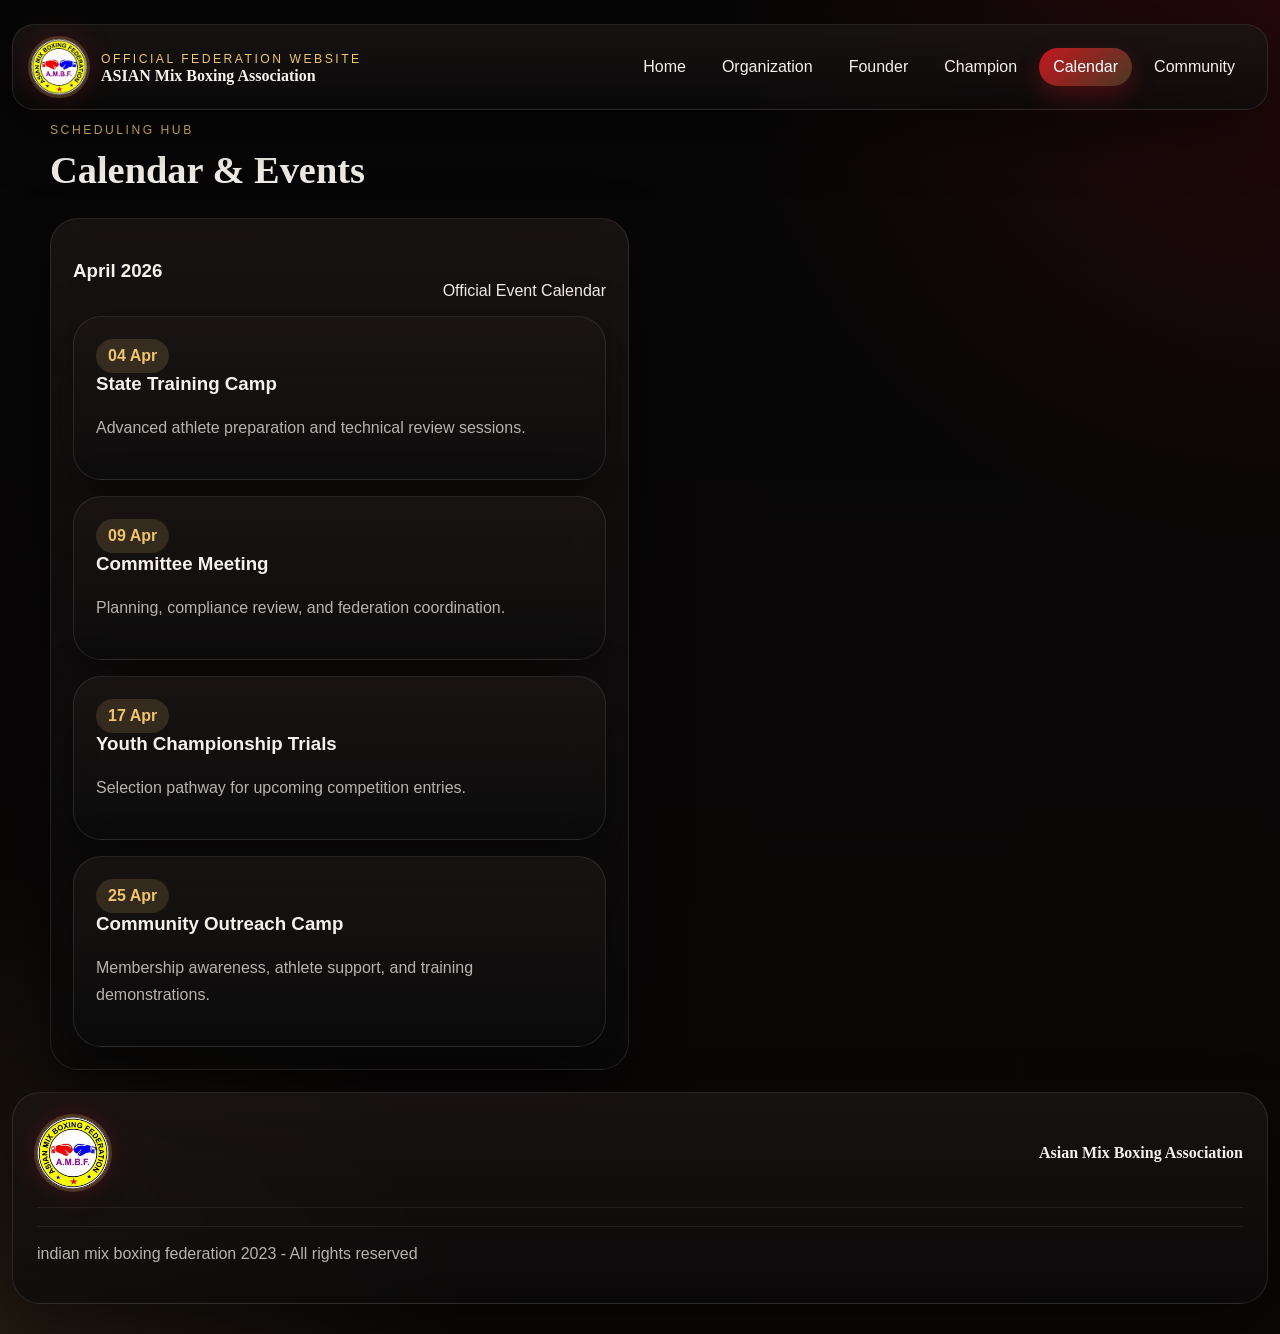
<file: calendar.html>
<!DOCTYPE html>
<html lang="en">
<head>
  <meta charset="UTF-8" /><meta name="viewport" content="width=device-width, initial-scale=1.0" />
  <title>Calendar - ASIAN Mix Boxing Association</title>
  <link rel="stylesheet" href="styles.css" />
</head>
<body>
  <div class="site-shell">
    <header class="site-header glass">
      <a href="index.html" class="brand"><img src="assets/logo.jpg" alt="IMBF Logo" class="brand-logo" />
        <div><span class="brand-top">Official Federation Website</span><strong>ASIAN Mix Boxing Association</strong></div>
      </a>
      <button class="menu-toggle"><span></span><span></span><span></span></button>
      <nav class="site-nav">
        <a href="index.html" class="nav-link">Home</a>
        <a href="organization.html" class="nav-link">Organization</a>
        <a href="founder.html" class="nav-link">Founder</a>
        <a href="champion.html" class="nav-link">Champion</a>
        <a href="calendar.html" class="nav-link active">Calendar</a>
        <a href="community.html" class="nav-link">Community</a>
      </nav>
    </header>
    <main>
      <div class="content-width inner-page-heading reveal">
        <span class="eyebrow">Scheduling Hub</span>
        <h2>Calendar &amp; Events</h2>
      </div>
      <div class="content-width calendar-layout reveal">
        <article class="glass calendar-widget">
          <div class="calendar-head"><h3>April 2026</h3><span>Official Event Calendar</span></div>
          <div class="event-list">
            <article class="glass event-card">
              <span class="event-badge">04 Apr</span>
              <h3>State Training Camp</h3>
              <p>Advanced athlete preparation and technical review sessions.</p>
            </article>
            <article class="glass event-card">
              <span class="event-badge">09 Apr</span>
              <h3>Committee Meeting</h3>
              <p>Planning, compliance review, and federation coordination.</p>
            </article>
            <article class="glass event-card">
              <span class="event-badge">17 Apr</span>
              <h3>Youth Championship Trials</h3>
              <p>Selection pathway for upcoming competition entries.</p>
            </article>
            <article class="glass event-card">
              <span class="event-badge">25 Apr</span>
              <h3>Community Outreach Camp</h3>
              <p>Membership awareness, athlete support, and training demonstrations.</p>
            </article>
          </div>
        </article>
      </div>
    </main>
    <footer class="site-footer glass">
      <div class="footer-brand"><img src="assets/logo.jpg" alt="IMBF Logo" class="footer-logo" />
        <div><strong>Asian Mix Boxing Association</strong></div>
      </div>
      <p class="footer-note">indian mix boxing federation  2023 - All rights reserved</p>
    </footer>
  </div>
  <script src="script.js"></script>
</body>
</html>
</file>
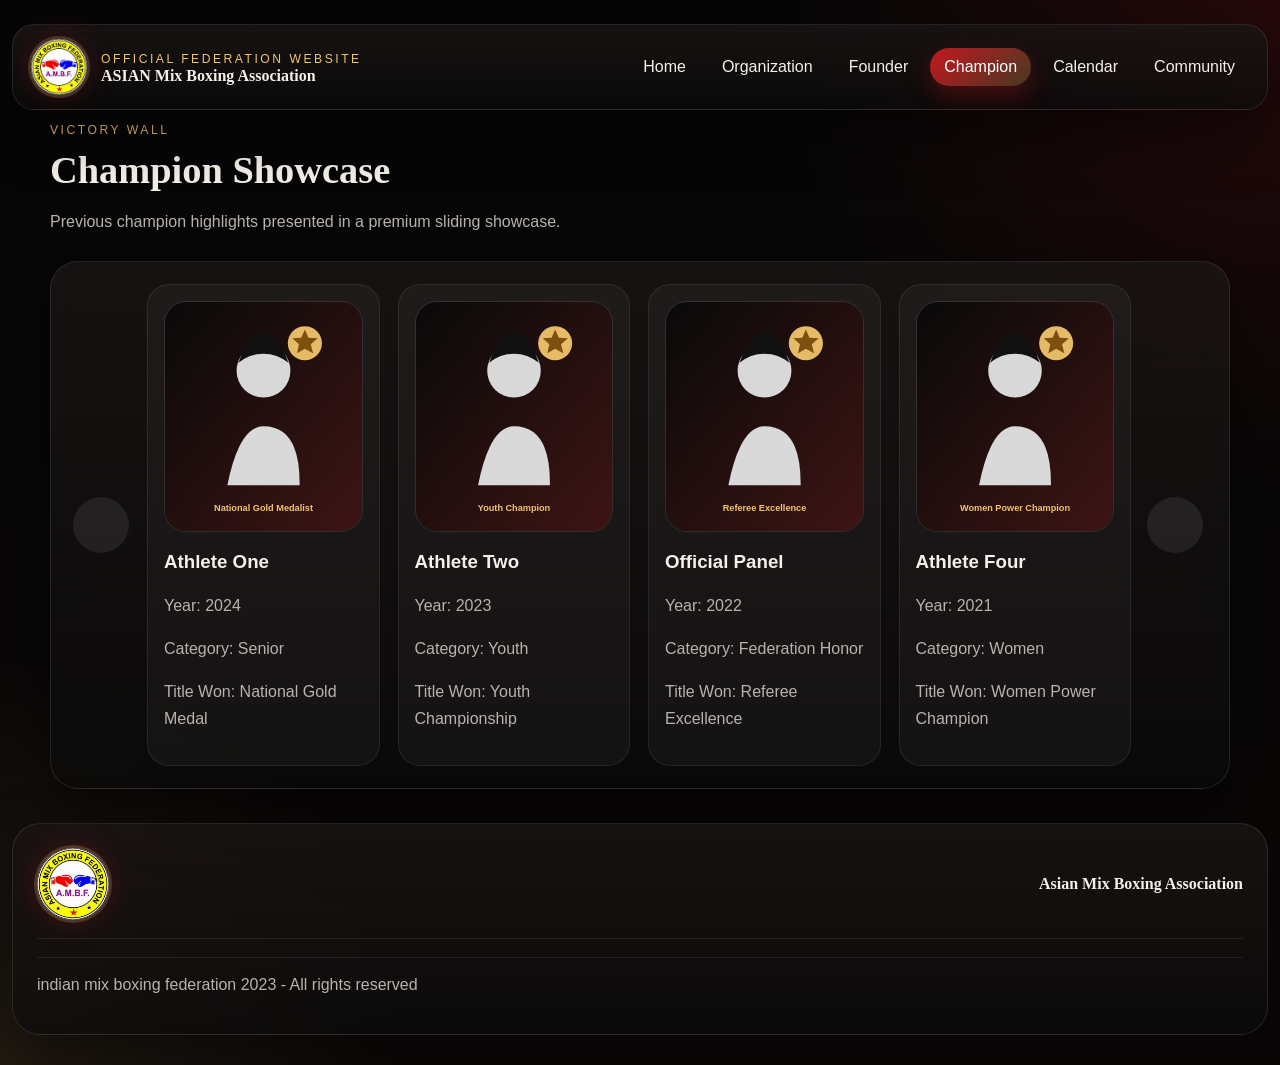
<file: champion.html>
<!DOCTYPE html>
<html lang="en">
<head>
  <!-- Google tag (gtag.js) -->
<script async src="https://www.googletagmanager.com/gtag/js?id=G-FKRTSJKLZS"></script>
<script>
  window.dataLayer = window.dataLayer || [];
  function gtag(){dataLayer.push(arguments);}
  gtag('js', new Date());

  gtag('config', 'G-FKRTSJKLZS');
</script>
  <meta charset="UTF-8" /><meta name="viewport" content="width=device-width, initial-scale=1.0" />
  <title>Champion - ASIAN Mix Boxing Association</title>
  <link rel="stylesheet" href="styles.css" />
</head>
<body>
  <div class="site-shell">
    <header class="site-header glass">
      <a href="index.html" class="brand"><img src="assets/logo.jpg" alt="IMBF Logo" class="brand-logo" />
        <div><span class="brand-top">Official Federation Website</span><strong>ASIAN Mix Boxing Association</strong></div>
      </a>
      <button class="menu-toggle" aria-label="Open navigation"><span></span><span></span><span></span></button>
      <nav class="site-nav">
        <a href="index.html" class="nav-link">Home</a>
        <a href="organization.html" class="nav-link">Organization</a>
        <a href="founder.html" class="nav-link">Founder</a>
        <a href="champion.html" class="nav-link active">Champion</a>
        <a href="calendar.html" class="nav-link">Calendar</a>
        <a href="community.html" class="nav-link">Community</a>
      </nav>
    </header>
    <main>
      <div class="content-width inner-page-heading reveal">
        <span class="eyebrow">Victory Wall</span>
        <h2>Champion Showcase</h2>
        <p>Previous champion highlights presented in a premium sliding showcase.</p>
      </div>
      <div class="content-width champion-section reveal">
        <div class="champion-carousel glass">
          <button class="carousel-btn" id="champion-prev"></button>
          <div class="champion-track" id="champion-track">
            <article class="champion-card">
              <img src="assets/champion-1.svg" alt="Champion placeholder" />
              <h3>Athlete One</h3>
              <p>Year: 2024</p>
              <p>Category: Senior</p>
              <p>Title Won: National Gold Medal</p>
            </article>
            <article class="champion-card">
              <img src="assets/champion-2.svg" alt="Champion placeholder" />
              <h3>Athlete Two</h3>
              <p>Year: 2023</p>
              <p>Category: Youth</p>
              <p>Title Won: Youth Championship</p>
            </article>
            <article class="champion-card">
              <img src="assets/champion-3.svg" alt="Champion placeholder" />
              <h3>Official Panel</h3>
              <p>Year: 2022</p>
              <p>Category: Federation Honor</p>
              <p>Title Won: Referee Excellence</p>
            </article>
            <article class="champion-card">
              <img src="assets/champion-4.svg" alt="Champion placeholder" />
              <h3>Athlete Four</h3>
              <p>Year: 2021</p>
              <p>Category: Women</p>
              <p>Title Won: Women Power Champion</p>
            </article>
          </div>
          <button class="carousel-btn" id="champion-next"></button>
        </div>
      </div>
    </main>
    <footer class="site-footer glass">
      <div class="footer-brand"><img src="assets/logo.jpg" alt="IMBF Logo" class="footer-logo" />
        <div><strong>Asian Mix Boxing Association</strong></div>
      </div>
      <p class="footer-note">indian mix boxing federation  2023 - All rights reserved</p>
    </footer>
  </div>
  <script src="script.js"></script>
</body>
</html>
</file>
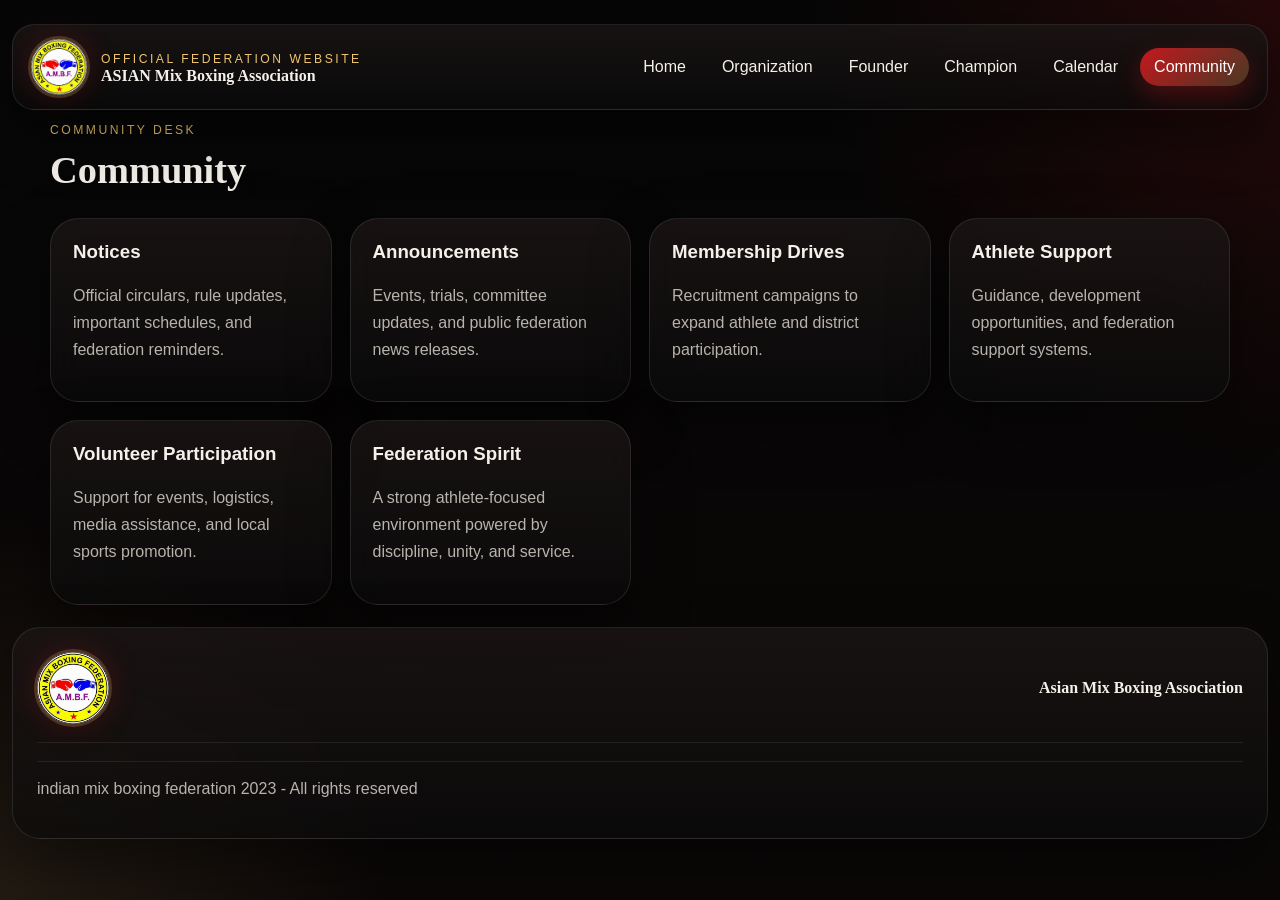
<file: community.html>
<!DOCTYPE html>
<html lang="en">
<head>
  <!-- Google tag (gtag.js) -->
<script async src="https://www.googletagmanager.com/gtag/js?id=G-FKRTSJKLZS"></script>
<script>
  window.dataLayer = window.dataLayer || [];
  function gtag(){dataLayer.push(arguments);}
  gtag('js', new Date());

  gtag('config', 'G-FKRTSJKLZS');
</script>
  <meta charset="UTF-8" /><meta name="viewport" content="width=device-width, initial-scale=1.0" />
  <title>Community - ASIAN Mix Boxing Association</title>
  <link rel="stylesheet" href="styles.css" />
</head>
<body>
  <div class="site-shell">
    <header class="site-header glass">
      <a href="index.html" class="brand"><img src="assets/logo.jpg" alt="IMBF Logo" class="brand-logo" />
        <div><span class="brand-top">Official Federation Website</span><strong>ASIAN Mix Boxing Association</strong></div>
      </a>
      <button class="menu-toggle"><span></span><span></span><span></span></button>
      <nav class="site-nav">
        <a href="index.html" class="nav-link">Home</a>
        <a href="organization.html" class="nav-link">Organization</a>
        <a href="founder.html" class="nav-link">Founder</a>
        <a href="champion.html" class="nav-link">Champion</a>
        <a href="calendar.html" class="nav-link">Calendar</a>
        <a href="community.html" class="nav-link active">Community</a>
      </nav>
    </header>
    <main>
      <div class="content-width inner-page-heading reveal">
        <span class="eyebrow">Community Desk</span>
        <h2>Community</h2>
      </div>
      <div class="content-width community-grid reveal">
        <article class="glass community-card">
          <h3>Notices</h3>
          <p>Official circulars, rule updates, important schedules, and federation reminders.</p>
        </article>
        <article class="glass community-card">
          <h3>Announcements</h3>
          <p>Events, trials, committee updates, and public federation news releases.</p>
        </article>
        <article class="glass community-card">
          <h3>Membership Drives</h3>
          <p>Recruitment campaigns to expand athlete and district participation.</p>
        </article>
        <article class="glass community-card">
          <h3>Athlete Support</h3>
          <p>Guidance, development opportunities, and federation support systems.</p>
        </article>
        <article class="glass community-card">
          <h3>Volunteer Participation</h3>
          <p>Support for events, logistics, media assistance, and local sports promotion.</p>
        </article>
        <article class="glass community-card">
          <h3>Federation Spirit</h3>
          <p>A strong athlete-focused environment powered by discipline, unity, and service.</p>
        </article>
      </div>
    </main>
    <footer class="site-footer glass">
      <div class="footer-brand"><img src="assets/logo.jpg" alt="IMBF Logo" class="footer-logo" />
        <div><strong>Asian Mix Boxing Association</strong></div>
      </div>
      <p class="footer-note">indian mix boxing federation  2023 - All rights reserved</p>
    </footer>
  </div>
  <script src="script.js"></script>
</body>
</html>
</file>
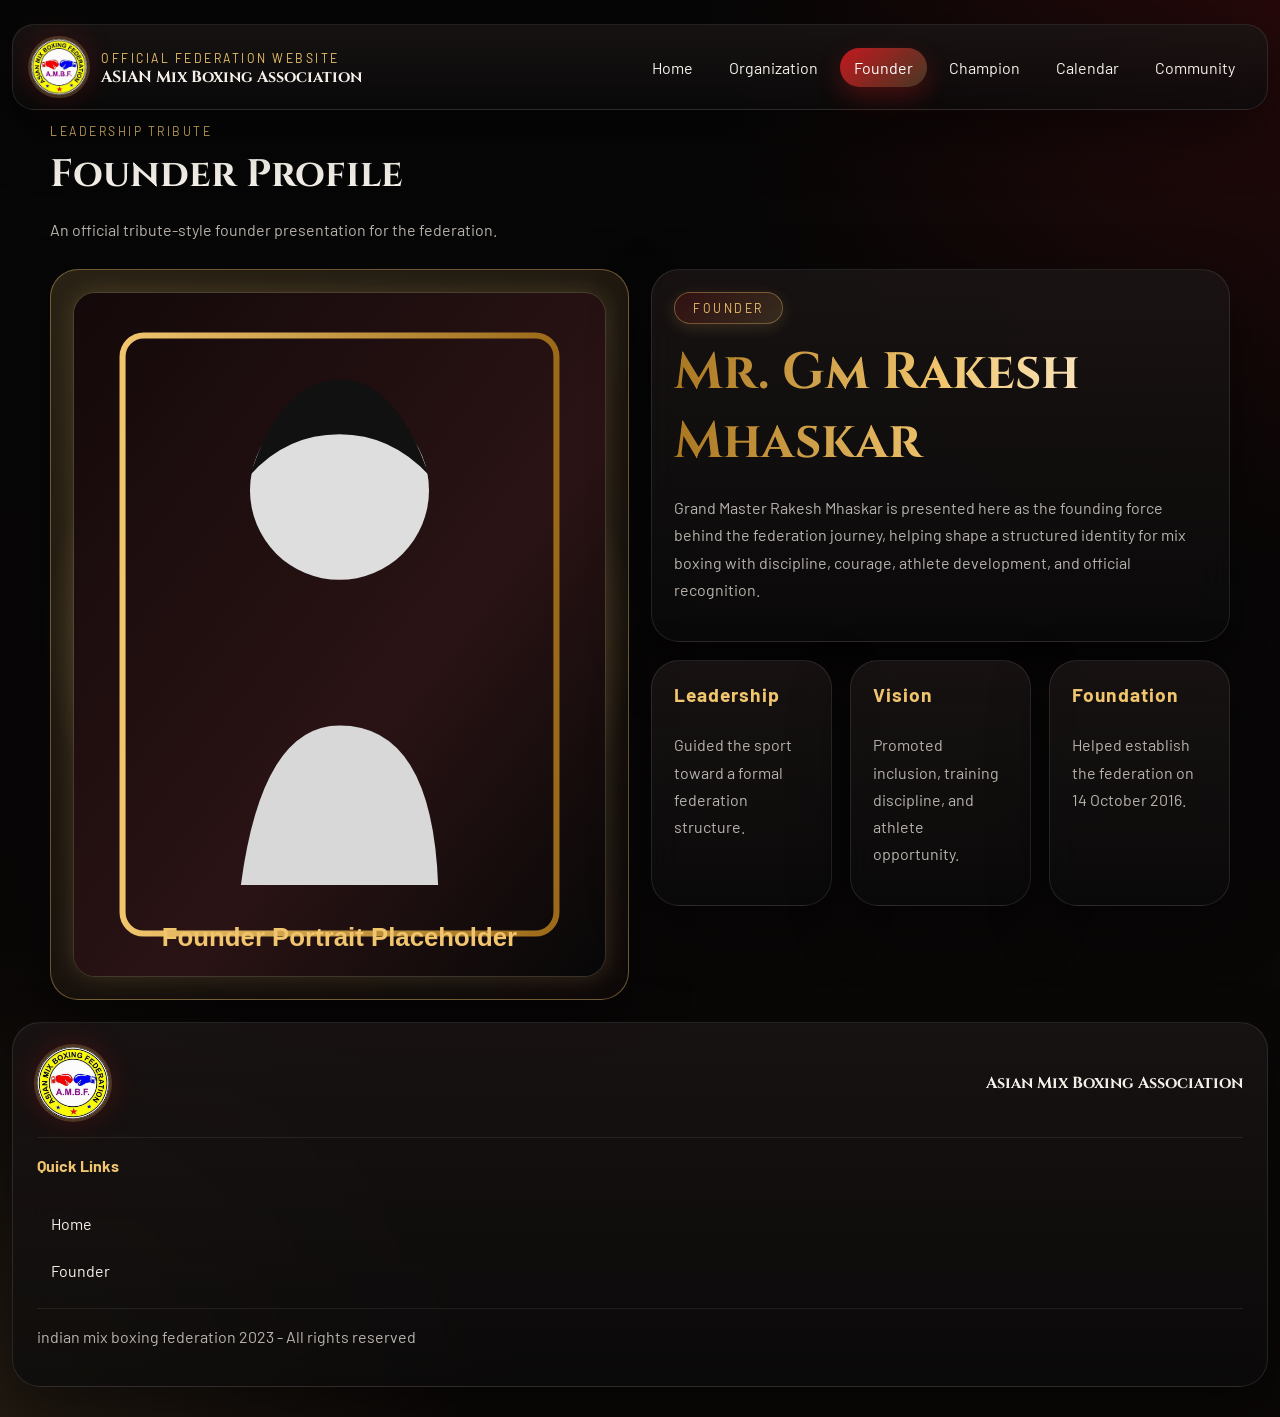
<file: founder.html>
<!DOCTYPE html>
<html lang="en">
<head>
 <!-- Google tag (gtag.js) -->
<script async src="https://www.googletagmanager.com/gtag/js?id=G-FKRTSJKLZS"></script>
<script>
  window.dataLayer = window.dataLayer || [];
  function gtag(){dataLayer.push(arguments);}
  gtag('js', new Date());

  gtag('config', 'G-FKRTSJKLZS');
</script>
  <meta name="google-site-verification" content="1h9TPfLEW4wHCmeXuzrRV40Mx8fg6w8ciXgOBHRGX2k" />
  <meta charset="UTF-8" />
  <meta name="viewport" content="width=device-width, initial-scale=1.0" />
  <title>Founder - ASIAN Mix Boxing Association</title>
  <meta name="description" content="Founder profile and leadership tribute to Grand Master Rakesh Mhaskar." />
  <link rel="preconnect" href="https://fonts.googleapis.com">
  <link rel="preconnect" href="https://fonts.gstatic.com" crossorigin>
  <link href="https://fonts.googleapis.com/css2?family=Barlow:wght@400;500;600;700;800&family=Cinzel:wght@500;600;700&display=swap" rel="stylesheet">
  <link rel="stylesheet" href="styles.css" />
</head>
<body>
  <div class="site-shell">
    <header class="site-header glass">
      <a href="index.html" class="brand">
        <img src="assets/logo.jpg" alt="IMBF Logo" class="brand-logo" />
        <div>
          <span class="brand-top">Official Federation Website</span>
          <strong>ASIAN Mix Boxing Association</strong>
        </div>
      </a>

      <button class="menu-toggle" aria-label="Open navigation">
        <span></span><span></span><span></span>
      </button>

      <nav class="site-nav">
        <a href="index.html" class="nav-link">Home</a>
        <a href="organization.html" class="nav-link">Organization</a>
        <a href="founder.html" class="nav-link active">Founder</a>
        <a href="champion.html" class="nav-link">Champion</a>
        <a href="calendar.html" class="nav-link">Calendar</a>
        <a href="community.html" class="nav-link">Community</a>
      </nav>
    </header>

    <main>
      <div class="content-width inner-page-heading reveal">
        <span class="eyebrow">Leadership Tribute</span>
        <h2>Founder Profile</h2>
        <p>An official tribute-style founder presentation for the federation.</p>
      </div>
      <div class="content-width founder-layout reveal">
        <div class="glass founder-photo-card">
          <img src="assets/founder.svg" alt="Founder placeholder image" />
        </div>
        <div class="founder-content">
          <article class="glass founder-main-card">
            <span class="eyebrow">Founder</span>
            <h3>Mr. Gm Rakesh Mhaskar</h3>
            <p>Grand Master Rakesh Mhaskar is presented here as the founding force behind the federation journey, helping shape a structured identity for mix boxing with discipline, courage, athlete development, and official recognition.</p>
          </article>
          <div class="achievement-grid">
            <article class="glass achievement-card">
              <h4>Leadership</h4>
              <p>Guided the sport toward a formal federation structure.</p>
            </article>
            <article class="glass achievement-card">
              <h4>Vision</h4>
              <p>Promoted inclusion, training discipline, and athlete opportunity.</p>
            </article>
            <article class="glass achievement-card">
              <h4>Foundation</h4>
              <p>Helped establish the federation on 14 October 2016.</p>
            </article>
          </div>
        </div>
      </div>
    </main>

    <footer class="site-footer glass">
      <div class="footer-brand">
        <img src="assets/logo.jpg" alt="IMBF Logo" class="footer-logo" />
        <div><strong>Asian Mix Boxing Association</strong></div>
      </div>
      <div class="footer-links">
        <div><h4>Quick Links</h4><a href="index.html" class="footer-link">Home</a><a href="founder.html" class="footer-link">Founder</a></div>
      </div>
      <p class="footer-note">indian mix boxing federation  2023 - All rights reserved</p>
    </footer>
  </div>
  <script src="script.js"></script>
</body>
</html>
</file>
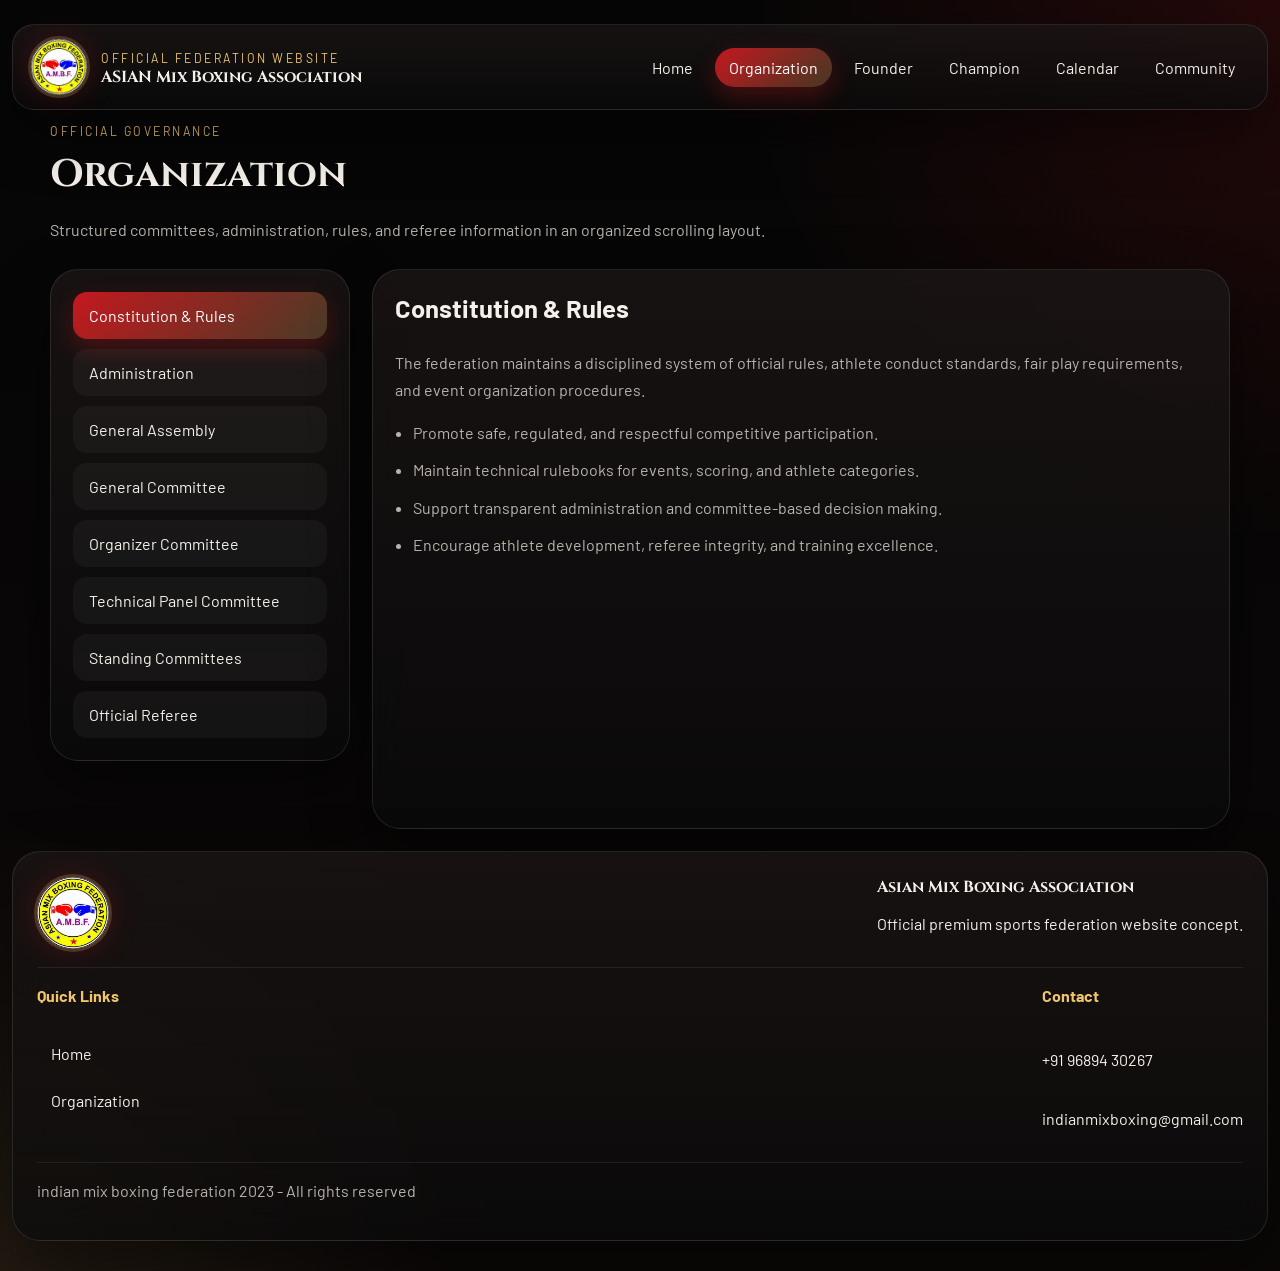
<file: organization.html>
<!DOCTYPE html>
<html lang="en">
<head>
 <!-- Google tag (gtag.js) -->
<script async src="https://www.googletagmanager.com/gtag/js?id=G-FKRTSJKLZS"></script>
<script>
  window.dataLayer = window.dataLayer || [];
  function gtag(){dataLayer.push(arguments);}
  gtag('js', new Date());

  gtag('config', 'G-FKRTSJKLZS');
</script>
  <meta name="google-site-verification" content="1h9TPfLEW4wHCmeXuzrRV40Mx8fg6w8ciXgOBHRGX2k" />
  <meta charset="UTF-8" />
  <meta name="viewport" content="width=device-width, initial-scale=1.0" />
  <title>Organization - ASIAN Mix Boxing Association</title>
  <meta name="description" content="Official governance, structured committees, administration, rules, and referee information." />
  <link rel="preconnect" href="https://fonts.googleapis.com">
  <link rel="preconnect" href="https://fonts.gstatic.com" crossorigin>
  <link href="https://fonts.googleapis.com/css2?family=Barlow:wght@400;500;600;700;800&family=Cinzel:wght@500;600;700&display=swap" rel="stylesheet">
  <link rel="stylesheet" href="styles.css" />
</head>
<body>
  <div class="site-shell">
    <header class="site-header glass">
      <a href="index.html" class="brand">
        <img src="assets/logo.jpg" alt="IMBF Logo" class="brand-logo" />
        <div>
          <span class="brand-top">Official Federation Website</span>
          <strong>ASIAN Mix Boxing Association</strong>
        </div>
      </a>

      <button class="menu-toggle" aria-label="Open navigation">
        <span></span><span></span><span></span>
      </button>

      <nav class="site-nav">
        <a href="index.html" class="nav-link">Home</a>
        <a href="organization.html" class="nav-link active">Organization</a>
        <a href="founder.html" class="nav-link">Founder</a>
        <a href="champion.html" class="nav-link">Champion</a>
        <a href="calendar.html" class="nav-link">Calendar</a>
        <a href="community.html" class="nav-link">Community</a>
      </nav>
    </header>

    <main>
      <div class="content-width inner-page-heading reveal">
        <span class="eyebrow">Official Governance</span>
        <h2>Organization</h2>
        <p>Structured committees, administration, rules, and referee information in an organized scrolling layout.</p>
      </div>
      <div class="content-width organization-layout reveal">
        <aside class="organization-tabs glass">
          <button class="org-tab active" data-org-target="constitution">Constitution &amp; Rules</button>
          <button class="org-tab" data-org-target="administration">Administration</button>
          <button class="org-tab" data-org-target="assembly">General Assembly</button>
          <button class="org-tab" data-org-target="committee">General Committee</button>
          <button class="org-tab" data-org-target="organizer">Organizer Committee</button>
          <button class="org-tab" data-org-target="technical">Technical Panel Committee</button>
          <button class="org-tab" data-org-target="standing">Standing Committees</button>
          <button class="org-tab" data-org-target="referee">Official Referee</button>
        </aside>

        <div class="organization-content glass custom-scrollbar">
          <article class="org-panel active" id="constitution">
            <h3>Constitution &amp; Rules</h3>
            <p>The federation maintains a disciplined system of official rules, athlete conduct standards, fair play requirements, and event organization procedures.</p>
            <ul>
              <li>Promote safe, regulated, and respectful competitive participation.</li>
              <li>Maintain technical rulebooks for events, scoring, and athlete categories.</li>
              <li>Support transparent administration and committee-based decision making.</li>
              <li>Encourage athlete development, referee integrity, and training excellence.</li>
            </ul>
          </article>

          <article class="org-panel" id="administration">
            <h3>Administration</h3>
            <div class="org-card-grid">
              <article class="mini-glass">
                <h4>Primary Contacts</h4>
                <p>+91 96894 30267</p>
                <p>+91 82913 54587</p>
                <p>indianmixboxing@gmail.com</p>
              </article>
              <article class="mini-glass">
                <h4>Leadership</h4>
                <p>Mr. Swapnil Sonawane</p>
                <p>Administrative support and coordination for official activities and communications.</p>
              </article>
            </div>
            <p>The Indian Mix Boxing Federation is an art of fighting that combines multiple systems into one competitive identity.</p>
          </article>

          <article class="org-panel" id="assembly">
            <h3>General Assembly</h3>
            <ul>
              <li>Approves major resolutions and long-term federation direction.</li>
              <li>Reviews annual activity plans, event structures, and athlete development programs.</li>
              <li>Supports national and state-level participation strategy.</li>
            </ul>
          </article>

          <article class="org-panel" id="committee">
            <h3>General Committee</h3>
            <div class="org-list-grid">
              <div class="mini-glass"><h4>Operations</h4><p>Scheduling, coordination, and official planning.</p></div>
              <div class="mini-glass"><h4>Compliance</h4><p>Rule monitoring, standards, federation procedures.</p></div>
              <div class="mini-glass"><h4>Development</h4><p>Training programs, expansion, and athlete support.</p></div>
            </div>
          </article>

          <article class="org-panel" id="organizer">
            <h3>Organizer Committee</h3>
            <ul><li>Plans championships, camps, meetings, and official promotional activities.</li></ul>
          </article>

          <article class="org-panel" id="technical">
            <h3>Technical Panel Committee</h3>
            <ul><li>Oversees rules, bout operations, scoring integrity, and technical assessment.</li></ul>
          </article>

          <article class="org-panel" id="standing">
            <h3>Standing Committees</h3>
            <div class="org-list-grid">
              <div class="mini-glass"><h4>Events</h4><p>Season calendars and champion planning.</p></div>
            </div>
          </article>

          <article class="org-panel" id="referee">
            <h3>Official Referee</h3>
            <p>Referee panels uphold fairness, safety, discipline, and technical quality at every official event.</p>
          </article>
        </div>
      </div>
    </main>

    <footer class="site-footer glass">
      <div class="footer-brand">
        <img src="assets/logo.jpg" alt="IMBF Logo" class="footer-logo" />
        <div><strong>Asian Mix Boxing Association</strong><p>Official premium sports federation website concept.</p></div>
      </div>
      <div class="footer-links">
        <div><h4>Quick Links</h4><a href="index.html" class="footer-link">Home</a><a href="organization.html" class="footer-link">Organization</a></div>
        <div><h4>Contact</h4><p>+91 96894 30267</p><p>indianmixboxing@gmail.com</p></div>
      </div>
      <p class="footer-note">indian mix boxing federation  2023 - All rights reserved</p>
    </footer>
  </div>
  <script src="script.js"></script>
</body>
</html>
</file>
<file: styles.css>
:root {
  --bg: #070707;
  --bg-soft: #120b0c;
  --panel: rgba(16, 16, 16, 0.72);
  --panel-strong: rgba(22, 16, 16, 0.88);
  --line: rgba(255, 255, 255, 0.1);
  --text: #f5f1ea;
  --muted: #b9b3ad;
  --gold: #f0c56d;
  --gold-deep: #aa7721;
  --red: #d71920;
  --white: #ffffff;
  --shadow: 0 22px 60px rgba(0, 0, 0, 0.45);
  --radius-xl: 28px;
  --radius-lg: 20px;
  --radius-md: 16px;
  --transition: 260ms ease;
}

* { box-sizing: border-box; }
html { scroll-behavior: smooth; }
body {
  margin: 0;
  background:
    radial-gradient(circle at top right, rgba(215, 25, 32, 0.15), transparent 30%),
    radial-gradient(circle at bottom left, rgba(240, 197, 109, 0.1), transparent 25%),
    linear-gradient(180deg, #060606 0%, #0b0707 100%);
  color: var(--text);
  font-family: "Barlow", sans-serif;
  min-height: 100vh;
}

button,
a,
input,
textarea { font: inherit; }
button { cursor: pointer; }
a { color: inherit; text-decoration: none; }
img { max-width: 100%; display: block; }

.site-shell {
  min-height: 100vh;
  position: relative;
  overflow-x: hidden;
}

.content-width {
  width: min(1180px, calc(100% - 32px));
  margin: 0 auto;
}

.glass {
  background: linear-gradient(180deg, rgba(27, 21, 21, 0.82), rgba(11, 11, 11, 0.72));
  border: 1px solid var(--line);
  box-shadow: var(--shadow);
  backdrop-filter: blur(18px);
}

.mini-glass {
  background: linear-gradient(180deg, rgba(255, 255, 255, 0.06), rgba(255, 255, 255, 0.03));
  border: 1px solid rgba(255,255,255,0.08);
  border-radius: var(--radius-md);
  padding: 18px;
}

.site-header {
  position: fixed;
  top: 12px;
  left: 0;
  right: 0;
  z-index: 50;
  width: min(1260px, calc(100% - 24px));
  margin: 12px auto 0;
  border-radius: 22px;
  display: flex;
  align-items: center;
  justify-content: space-between;
  gap: 20px;
  padding: 14px 18px;
  transition: all 0.5s cubic-bezier(0.25, 1, 0.5, 1);
}

.site-header.scrolled {
  padding: 6px 16px;
  background: linear-gradient(135deg, rgba(8, 8, 8, 0.95), rgba(15, 10, 10, 0.95));
  box-shadow: 0 15px 35px rgba(0, 0, 0, 0.7), inset 0 1px 0 rgba(240, 197, 109, 0.15);
  border-bottom: 1px solid rgba(240, 197, 109, 0.3);
  top: 8px;
  width: min(1000px, calc(100% - 32px));
  backdrop-filter: blur(25px);
}

.site-header.scrolled .brand-logo {
  width: 42px;
  height: 42px;
}

.site-header.scrolled .brand-top {
  display: none;
}

.site-header.scrolled .brand strong {
  font-size: 0.95rem;
}

.brand-logo {
  transition: width 0.5s ease, height 0.5s ease;
}

.brand strong {
  transition: font-size 0.5s ease;
}


.brand {
  display: flex;
  align-items: center;
  gap: 14px;
  min-width: 0;
}

.brand-logo,
.footer-logo,
.hero-logo {
  border-radius: 50%;
  object-fit: cover;
  background: rgba(255,255,255,0.08);
  box-shadow: 0 0 0 3px rgba(240, 197, 109, 0.2), 0 0 30px rgba(215, 25, 32, 0.25);
}
.brand-logo { width: 56px; height: 56px; }
.footer-logo { width: 72px; height: 72px; }
.hero-logo { width: 108px; height: 108px; margin-bottom: 18px; }

.brand-top,
.eyebrow,
.hero-badge {
  text-transform: uppercase;
  letter-spacing: 2.5px;
  font-size: 0.76rem;
  color: var(--gold);
}

.brand strong,
.section-heading h2,
.inner-page-heading h2,
.hero-copy h1,
.founder-main-card h3,
.site-footer strong {
  font-family: "Cinzel", serif;
}

.brand strong {
  display: block;
  font-size: 1rem;
}

.site-nav {
  display: flex;
  align-items: center;
  gap: 8px;
  flex-wrap: wrap;
}

.nav-link,
.footer-link,
.org-tab,
.filter-btn,
.button,
.carousel-btn,
.menu-toggle {
  border: none;
  background: transparent;
  color: var(--text);
}

.nav-link,
.footer-link {
  padding: 10px 14px;
  border-radius: 999px;
  transition: transform var(--transition), background var(--transition), color var(--transition), box-shadow var(--transition);
}

.nav-link:hover,
.footer-link:hover,
.org-tab:hover,
.filter-btn:hover,
.button:hover,
.carousel-btn:hover {
  transform: translateY(-2px);
}

.nav-link.active,
.footer-link:hover,
.org-tab.active,
.filter-btn.active {
  background: linear-gradient(135deg, rgba(215, 25, 32, 0.9), rgba(240, 197, 109, 0.24));
  color: var(--white);
  box-shadow: 0 10px 25px rgba(215, 25, 32, 0.28);
}

.menu-toggle {
  display: none;
  width: 48px;
  height: 48px;
  padding: 10px;
  border-radius: 14px;
  background: rgba(255,255,255,0.05);
}

.menu-toggle span {
  display: block;
  height: 2px;
  background: var(--white);
  margin: 6px 0;
  border-radius: 2px;
}

.page-stack {
  position: relative;
  padding-bottom: 36px;
}

.page {
  display: none;
  opacity: 0;
  transform: translateY(22px);
  animation: pageOut 0.35s ease forwards;
}

.page.active {
  display: block;
  animation: pageIn 0.55s ease forwards;
}

@keyframes pageIn {
  from { opacity: 0; transform: translateY(22px); }
  to { opacity: 1; transform: translateY(0); }
}

@keyframes pageOut {
  from { opacity: 1; transform: translateY(0); }
  to { opacity: 0; transform: translateY(22px); }
}

.hero-section {
  position: relative;
  min-height: 100vh;
  display: grid;
  align-items: center;
  isolation: isolate;
}

.hero-video-wrap,
.hero-video,
.hero-poster,
.hero-overlay {
  position: absolute;
  inset: 0;
}

.hero-video-wrap {
  overflow: hidden;
  z-index: -3;
  background: #000;
}

.hero-video {
  width: 100vw;
  height: 56.25vw;
  min-height: 100vh;
  min-width: 177.77vh;
  top: 50%;
  left: 50%;
  transform: translate(-50%, -50%) scale(1.15);
  pointer-events: none;
  border: 0;
  opacity: 0.55;
}

.hero-poster {
  background: url('assets/hero-poster.svg') center/cover no-repeat;
  opacity: 0.55;
  mix-blend-mode: screen;
}

.hero-overlay {
  background:
    linear-gradient(180deg, rgba(0,0,0,0.62), rgba(0,0,0,0.56)),
    radial-gradient(circle at 20% 25%, rgba(215, 25, 32, 0.28), transparent 32%),
    radial-gradient(circle at 80% 20%, rgba(240, 197, 109, 0.18), transparent 26%),
    linear-gradient(180deg, rgba(0,0,0,0.38), rgba(0,0,0,0.72));
  z-index: -2;
}

.hero-content {
  position: relative;
  padding: 130px 0 80px;
}

.hero-badge {
  display: inline-flex;
  padding: 10px 16px;
  border-radius: 999px;
  margin-bottom: 20px;
}

.hero-grid {
  display: grid;
  grid-template-columns: minmax(0, 1.2fr) minmax(320px, 420px);
  gap: 32px;
  align-items: center;
}

.hero-copy h1 {
  font-size: clamp(2.6rem, 5vw, 5.2rem);
  line-height: 1.02;
  margin: 0 0 18px;
}

.hero-copy p,
.section-heading p,
.inner-page-heading p,
.info-card p,
.feature-card p,
.objective-card p,
.assoc-card p,
.community-card p,
.contact-card p,
.event-card p,
.founder-main-card p,
.achievement-card p,
.leadership-message p,
.champion-card p,
.org-panel p,
.org-panel li {
  color: var(--muted);
  line-height: 1.7;
}

.hero-copy p { max-width: 680px; font-size: 1.08rem; }
.hero-actions {
  display: flex;
  gap: 14px;
  flex-wrap: wrap;
  margin-top: 28px;
}

.button {
  padding: 14px 20px;
  border-radius: 14px;
  font-weight: 700;
  transition: transform var(--transition), box-shadow var(--transition), background var(--transition);
}
.button-primary {
  background: linear-gradient(135deg, var(--red), #9d1117);
  box-shadow: 0 12px 25px rgba(215,25,32,0.28);
}
.button-secondary {
  background: rgba(255,255,255,0.08);
  border: 1px solid rgba(255,255,255,0.12);
}

.stats-panel {
  display: grid;
  grid-template-columns: repeat(2, 1fr);
  gap: 16px;
}

.stat-card,
.info-card,
.timeline-card,
.objective-card,
.assoc-card,
.feature-card,
.contact-card,
.event-card,
.community-card,
.founder-main-card,
.achievement-card,
.leadership-message,
.organization-tabs,
.organization-content,
.calendar-widget,
.champion-carousel,
.founder-photo-card,
.featured-slider,
.gallery-card,
.contact-form {
  border-radius: var(--radius-xl);
}

.stat-card {
  padding: 24px;
}
.stat-card span {
  font-size: 2rem;
  color: var(--gold);
  font-weight: 800;
}
.stat-card p {
  margin: 8px 0 0;
  color: var(--muted);
}

.section {
  padding: 48px 0 22px;
}

.section-heading,
.inner-page-heading {
  margin-bottom: 26px;
}

.section-heading h2,
.inner-page-heading h2 {
  margin: 10px 0 6px;
  font-size: clamp(2rem, 3vw, 3rem);
}

.split-heading {
  display: flex;
  align-items: end;
  justify-content: space-between;
  gap: 20px;
}

.two-col,
.contact-layout,
.calendar-layout,
.founder-layout {
  display: grid;
  grid-template-columns: repeat(2, minmax(0, 1fr));
  gap: 22px;
}

.info-card,
.objective-card,
.feature-card,
.timeline-card,
.assoc-card,
.contact-card,
.event-card,
.community-card,
.founder-main-card,
.achievement-card,
.leadership-message,
.gallery-card,
.contact-form,
.calendar-widget,
.organization-tabs,
.organization-content,
.founder-photo-card,
.featured-slider,
.champion-carousel {
  padding: 22px;
}

.timeline {
  display: grid;
  grid-template-columns: repeat(4, minmax(0, 1fr));
  gap: 18px;
}

.timeline-card .year {
  display: inline-block;
  margin-bottom: 12px;
  color: var(--gold);
  font-weight: 700;
}

.objective-grid,
.assoc-grid,
.feature-grid,
.contact-info-grid,
.community-grid,
.achievement-grid {
  display: grid;
  gap: 18px;
}

.objective-grid,
.feature-grid,
.community-grid { grid-template-columns: repeat(4, minmax(0, 1fr)); }
.assoc-grid, .contact-info-grid, .achievement-grid { grid-template-columns: repeat(3, minmax(0, 1fr)); }

.assoc-card {
  display: flex;
  flex-direction: column;
  gap: 10px;
  transition: transform var(--transition), border-color var(--transition);
}
.assoc-card span {
  width: 42px;
  height: 42px;
  display: inline-grid;
  place-items: center;
  border-radius: 50%;
  background: rgba(240,197,109,0.14);
  color: var(--gold);
  font-size: 1.2rem;
}

.gallery-filters {
  display: flex;
  gap: 10px;
  flex-wrap: wrap;
}
.filter-btn {
  padding: 10px 14px;
  border-radius: 999px;
  background: rgba(255,255,255,0.06);
}

.featured-slider {
  display: grid;
  grid-template-columns: minmax(0, 1.4fr) minmax(280px, 0.8fr);
  gap: 22px;
  align-items: center;
  margin-bottom: 20px;
}

.featured-slider img,
.gallery-card img,
.champion-card img,
.founder-photo-card img {
  width: 100%;
  border-radius: 22px;
  border: 1px solid rgba(255,255,255,0.1);
}

.gallery-grid {
  display: grid;
  grid-template-columns: repeat(3, minmax(0, 1fr));
  gap: 18px;
}

.gallery-card {
  display: flex;
  flex-direction: column;
  gap: 14px;
  cursor: pointer;
  transition: transform var(--transition), border-color var(--transition), opacity var(--transition);
}
.gallery-card:hover,
.assoc-card:hover,
.feature-card:hover,
.objective-card:hover,
.contact-card:hover,
.event-card:hover,
.community-card:hover,
.stat-card:hover {
  transform: translateY(-6px);
  border-color: rgba(240, 197, 109, 0.26);
}

.feature-grid,
.objective-grid,
.community-grid { margin-top: 6px; }
.feature-card h3,
.objective-card h3,
.community-card h3,
.contact-card h3,
.event-card h3,
.info-card h3,
.founder-main-card h3,
.timeline-card h3,
.assoc-card h3 { margin-top: 0; }

.inner-page-heading {
  padding-top: 120px;
}

.organization-layout {
  display: grid;
  grid-template-columns: 300px minmax(0, 1fr);
  gap: 22px;
}

.organization-tabs {
  display: grid;
  gap: 10px;
  align-self: start;
  position: sticky;
  top: 108px;
}

.org-tab {
  padding: 14px 16px;
  border-radius: 14px;
  background: rgba(255,255,255,0.04);
  text-align: left;
}

.organization-content {
  min-height: 560px;
  max-height: 74vh;
  overflow: auto;
}

.custom-scrollbar::-webkit-scrollbar { width: 10px; }
.custom-scrollbar::-webkit-scrollbar-track {
  background: rgba(255,255,255,0.05);
  border-radius: 999px;
}
.custom-scrollbar::-webkit-scrollbar-thumb {
  background: linear-gradient(180deg, var(--red), var(--gold));
  border-radius: 999px;
}

.org-panel { display: none; }
.org-panel.active { display: block; }
.org-panel h3 { margin-top: 0; font-size: 1.6rem; }
.org-card-grid,
.org-list-grid {
  display: grid;
  grid-template-columns: repeat(2, minmax(0, 1fr));
  gap: 16px;
  margin: 18px 0;
}
.org-panel ul { padding-left: 18px; }
.org-panel li + li { margin-top: 10px; }

.founder-photo-card { align-self: start; }
.achievement-grid { margin: 18px 0; }

.champion-section { padding-bottom: 12px; }
.champion-carousel {
  display: grid;
  grid-template-columns: 60px minmax(0, 1fr) 60px;
  gap: 14px;
  align-items: center;
}
.champion-carousel { overflow: hidden; }
.champion-track {
  display: flex;
  gap: 18px;
  min-width: 0;
}
.champion-card {
  flex: 0 0 calc(25% - 14px);
  min-width: 0;
  background: rgba(255,255,255,0.04);
  border: 1px solid rgba(255,255,255,0.08);
  border-radius: 22px;
  padding: 16px;
}
.carousel-btn {
  width: 56px;
  height: 56px;
  border-radius: 50%;
  background: rgba(255,255,255,0.08);
  font-size: 2rem;
}

.calendar-widget .calendar-head {
  display: flex;
  align-items: end;
  justify-content: space-between;
  gap: 16px;
  margin-bottom: 16px;
}
.calendar-grid {
  display: grid;
  grid-template-columns: repeat(7, minmax(0, 1fr));
  gap: 10px;
}
.calendar-days span,
.calendar-dates span {
  min-height: 54px;
  border-radius: 16px;
  display: grid;
  place-items: center;
}
.calendar-days span {
  color: var(--gold);
  font-weight: 700;
}
.calendar-dates span {
  background: rgba(255,255,255,0.05);
}
.calendar-dates .muted { color: rgba(255,255,255,0.35); }
.event-date {
  background: linear-gradient(135deg, rgba(215, 25, 32, 0.8), rgba(240, 197, 109, 0.36)) !important;
  font-weight: 700;
}
.event-list {
  display: grid;
  gap: 18px;
}
.event-badge {
  display: inline-flex;
  width: fit-content;
  padding: 8px 12px;
  border-radius: 999px;
  background: rgba(240,197,109,0.14);
  color: var(--gold);
  font-weight: 700;
}

.contact-layout { align-items: start; }
.contact-form .form-grid {
  display: grid;
  grid-template-columns: repeat(2, minmax(0, 1fr));
  gap: 16px;
  margin-bottom: 18px;
}
.contact-form label {
  display: grid;
  gap: 8px;
}
.full-width { grid-column: 1 / -1; }
input,
textarea {
  width: 100%;
  background: rgba(255,255,255,0.04);
  border: 1px solid rgba(255,255,255,0.1);
  color: var(--text);
  border-radius: 14px;
  padding: 14px 16px;
  outline: none;
}
input:focus,
textarea:focus {
  border-color: rgba(240, 197, 109, 0.42);
  box-shadow: 0 0 0 4px rgba(240, 197, 109, 0.1);
}

.site-footer {
  width: min(1260px, calc(100% - 24px));
  margin: 22px auto 30px;
  padding: 24px;
  border-radius: 28px;
}
.footer-brand,
.footer-links {
  display: flex;
  align-items: flex-start;
  justify-content: space-between;
  gap: 24px;
  flex-wrap: wrap;
}
.footer-brand {
  padding-bottom: 18px;
  border-bottom: 1px solid rgba(255,255,255,0.08);
}
.footer-brand { display: flex; align-items: center; gap: 18px; }
.footer-links { padding-top: 18px; }
.footer-links h4 { margin-top: 0; color: var(--gold); }
.footer-links > div { display: grid; gap: 8px; }
.footer-note {
  color: var(--muted);
  margin-top: 18px;
  padding-top: 18px;
  border-top: 1px solid rgba(255,255,255,0.08);
}

.lightbox {
  position: fixed;
  inset: 0;
  background: rgba(0,0,0,0.88);
  display: grid;
  place-items: center;
  padding: 24px;
  opacity: 0;
  pointer-events: none;
  transition: opacity var(--transition);
  z-index: 100;
}
.lightbox.open {
  opacity: 1;
  pointer-events: auto;
}
.lightbox img {
  max-width: min(1000px, 90vw);
  max-height: 72vh;
  border-radius: 20px;
}
.lightbox-caption {
  margin-top: 14px;
  text-align: center;
  color: var(--muted);
}
.lightbox-close {
  position: absolute;
  top: 20px;
  right: 20px;
  width: 52px;
  height: 52px;
  border-radius: 50%;
  background: rgba(255,255,255,0.08);
  color: #fff;
  font-size: 2rem;
}

.reveal {
  opacity: 0;
  transform: translateY(24px);
  transition: opacity 0.6s ease, transform 0.6s ease;
}
.reveal.visible {
  opacity: 1;
  transform: translateY(0);
}

/* --- Premium Carousel Styles --- */
.premium-carousel {
  width: 100%;
  position: relative;
  overflow: visible;
}

.carousel-track-wrapper {
  overflow: hidden;
  border-radius: var(--radius-xl);
  padding: 15px; /* buffer for hover shadows */
  margin: -15px;
}

.carousel-track {
  display: flex;
  gap: 20px;
  cursor: grab;
  will-change: transform;
}
.carousel-track:active {
  cursor: grabbing;
}

.premium-slide {
  flex: 0 0 calc(33.333% - 13.33px);
  min-width: 0;
  height: auto;
  display: flex !important;
  flex-direction: column;
  align-items: flex-start;
  justify-content: flex-start;
  user-select: none;
  transition: transform 0.5s cubic-bezier(0.25, 1, 0.5, 1), box-shadow 0.5s ease, border-color 0.5s ease;
  position: relative;
  overflow: hidden;
}

.premium-slide.glass {
  background: linear-gradient(145deg, rgba(24, 20, 20, 0.85), rgba(8, 8, 8, 0.95));
  border: 1px solid rgba(240, 197, 109, 0.15); /* Subtle gold rim */
  box-shadow: 0 15px 35px rgba(0, 0, 0, 0.4), inset 0 1px 0 rgba(255, 255, 255, 0.08);
}

.premium-slide::before {
  content: '';
  position: absolute;
  top: 0; left: 0; right: 0; bottom: 0;
  background: linear-gradient(105deg, transparent 20%, rgba(240, 197, 109, 0.1) 50%, transparent 80%);
  transform: translateX(-100%);
  transition: transform 0.8s ease;
  pointer-events: none;
}

.premium-slide > * { width: 100%; position: relative; z-index: 2; }
.premium-slide > p { margin-bottom: 0; }

.premium-slide:hover {
  transform: translateY(-12px) scale(1.03);
  box-shadow: 0 30px 60px rgba(0,0,0,0.7), 0 0 40px rgba(240, 197, 109, 0.35);
  border-color: rgba(240, 197, 109, 0.7);
}

.premium-slide:hover::before {
  transform: translateX(100%);
}

.carousel-nav {
  display: flex;
  align-items: center;
  justify-content: center;
  gap: 32px;
  margin-top: 40px;
}

.carousel-arrow {
  width: 52px;
  height: 52px;
  border-radius: 50%;
  background: rgba(255, 255, 255, 0.04);
  border: 1px solid rgba(255, 255, 255, 0.1);
  color: var(--white);
  font-size: 1.8rem;
  display: grid;
  place-items: center;
  backdrop-filter: blur(12px);
  transition: all var(--transition);
  z-index: 10;
}

.carousel-arrow:hover:not(:disabled) {
  background: linear-gradient(135deg, rgba(215, 25, 32, 0.9), rgba(240, 197, 109, 0.24));
  transform: scale(1.1);
  border-color: transparent;
  box-shadow: 0 10px 25px rgba(215, 25, 32, 0.35);
}

.carousel-arrow:disabled {
  opacity: 0.2;
  cursor: not-allowed;
}

.carousel-dots {
  display: flex;
  gap: 12px;
}

.carousel-dots .dot {
  width: 12px;
  height: 12px;
  border-radius: 50%;
  background: rgba(255, 255, 255, 0.15);
  border: none;
  cursor: pointer;
  padding: 0;
  transition: all 0.4s cubic-bezier(0.25, 1, 0.5, 1);
}

.carousel-dots .dot:hover {
  background: rgba(255, 255, 255, 0.6);
}

.carousel-dots .dot.active {
  background: var(--gold);
  transform: scale(1.4);
  box-shadow: 0 0 15px rgba(240, 197, 109, 0.6);
}

/* --- Fashion Show Gallery --- */
.fashion-carousel .premium-slide {
  flex: 0 0 calc(60% - 13.33px);
  min-height: 480px;
  justify-content: flex-end;
  padding: 0;
  overflow: hidden;
  border-radius: var(--radius-xl);
}

.fashion-carousel .premium-slide img {
  position: absolute;
  inset: 0;
  width: 100%;
  height: 100%;
  object-fit: cover;
  z-index: 0;
  border: none;
  border-radius: var(--radius-xl);
  transition: transform 1.2s cubic-bezier(0.25, 1, 0.5, 1);
}

.fashion-carousel .premium-slide:hover img {
  transform: scale(1.12);
}

.fashion-carousel .premium-slide > div {
  position: relative;
  z-index: 2;
  width: 100%;
  padding: 40px 30px 30px;
  background: linear-gradient(to top, rgba(0,0,0,0.95) 0%, rgba(0,0,0,0.0) 100%);
  border-radius: 0 0 var(--radius-xl) var(--radius-xl);
  transform: translateY(20px);
  opacity: 0.85;
  transition: all 0.5s ease;
}

.fashion-carousel .premium-slide:hover > div {
  transform: translateY(0);
  opacity: 1;
}

.fashion-carousel .premium-slide h3 {
  font-size: 1.8rem;
  margin-bottom: 0;
  letter-spacing: 1px;
}

.fashion-carousel .premium-slide p {
  opacity: 0;
  max-height: 0;
  overflow: hidden;
  margin-top: 0;
  color: var(--muted);
  transition: all 0.5s ease;
}

.fashion-carousel .premium-slide:hover p {
  opacity: 1;
  max-height: 100px;
  margin-top: 10px;
}

@media (max-width: 1080px) {
  .premium-slide {
    flex: 0 0 calc(50% - 10px);
  }
}

@media (max-width: 640px) {
  .premium-slide {
    flex: 0 0 100%;
  }
  .carousel-nav {
    margin-top: 24px;
    gap: 20px;
  }
  .carousel-arrow {
    width: 44px;
    height: 44px;
    font-size: 1.4rem;
  }
}

.hidden-by-filter {
  opacity: 0.22;
  transform: scale(0.98);
}

@media (max-width: 1080px) {
  .hero-grid,
  .two-col,
  .calendar-layout,
  .contact-layout,
  .founder-layout,
  .organization-layout,
  .featured-slider,
  .timeline,
  .objective-grid,
  .feature-grid,
  .community-grid {
    grid-template-columns: 1fr;
  }

  .assoc-grid,
  .contact-info-grid,
  .achievement-grid,
  .gallery-grid {
    grid-template-columns: repeat(2, minmax(0, 1fr));
  }

  .organization-tabs {
    position: static;
  }

  .champion-card {
    flex-basis: calc(50% - 9px);
  }
}


@media (max-width: 860px) {
  .site-header {
    align-items: center;
    flex-wrap: wrap;
  }

  .menu-toggle { display: block; }

  .site-nav {
    width: 100%;
    display: none;
    padding-top: 6px;
  }

  .site-nav.open {
    display: flex;
    flex-direction: column;
    align-items: stretch;
  }

  .nav-link { width: 100%; text-align: left; }
  .hero-content { padding-top: 150px; }
  .hero-copy h1 { font-size: clamp(2.2rem, 9vw, 4rem); }
  .stats-panel { grid-template-columns: 1fr 1fr; }
}

@media (max-width: 640px) {
  .content-width { width: min(100% - 20px, 1180px); }
  .site-header, .site-footer { width: calc(100% - 16px); }
  .site-header { padding: 8px 12px; gap: 10px; }
  
  .brand-logo { width: 36px; height: 36px; }
  .brand-top { font-size: 0.55rem; letter-spacing: 1px; }
  .brand strong { font-size: 0.8rem; line-height: 1.2; }
  .brand { gap: 10px; flex: 1; min-width: 0; }
  
  .site-header.scrolled .brand-logo { width: 32px; height: 32px; }
  .site-header.scrolled .brand strong { font-size: 0.75rem; }
  .menu-toggle { width: 42px; height: 42px; padding: 10px; flex-shrink: 0; }

  .hero-logo { width: 86px; height: 86px; }
  .stats-panel,
  .assoc-grid,
  .contact-info-grid,
  .achievement-grid,
  .gallery-grid,
  .contact-form .form-grid,
  .org-card-grid,
  .org-list-grid { grid-template-columns: 1fr; }
  .champion-card { flex-basis: 100%; }
  .calendar-grid { gap: 8px; }
  .calendar-days span,
  .calendar-dates span { min-height: 44px; font-size: 0.85rem; }
  .champion-carousel { grid-template-columns: 46px 1fr 46px; }
  .carousel-btn { width: 44px; height: 44px; }
}

/* --- Scroll Sequence Animation --- */
.scroll-sequence-wrapper {
  position: relative;
  height: 180vh;
  width: 100vw;
  margin-left: calc(-50vw + 50%);
  margin-bottom: 0;
}

.scroll-sequence-sticky {
  position: sticky;
  top: 0;
  height: 100vh;
  width: 100vw;
  display: flex;
  align-items: center;
  justify-content: center;
  overflow: hidden;
  background: var(--bg);
  z-index: 10;
}

#champion-scroll-canvas {
  width: 100%;
  height: 100%;
  object-fit: cover;
  opacity: 0;
  transition: opacity 0.5s ease;
}

#champion-scroll-canvas.loaded {
  opacity: 1;
}

.sequence-overlay-text {
  position: absolute;
  top: 50%;
  left: 50%;
  transform: translate(-50%, -50%);
  text-align: center;
  width: 100%;
  padding: 0 20px;
  pointer-events: none;
  z-index: 12;
}

.sequence-overlay-text h2 {
  font-family: "Cinzel", serif;
  font-size: clamp(2.5rem, 6vw, 5rem);
  color: var(--white);
  text-shadow: 0 4px 20px rgba(0,0,0,0.8);
  opacity: 0;
  position: absolute;
  top: 50%;
  left: 50%;
  transform: translate(-50%, calc(-50% + 30px));
  transition: opacity 0.4s ease, transform 0.4s ease;
  width: 100%;
}

.sequence-overlay-text h2.active {
  opacity: 1;
  transform: translate(-50%, -50%);
}

/* --- Premium Accordion Gallery --- */
.premium-accordion-gallery {
  display: flex;
  height: 480px;
  gap: 12px;
  width: 100%;
}

.accordion-item {
  flex: 1;
  position: relative;
  overflow: hidden;
  border-radius: var(--radius-xl);
  transition: flex 0.6s cubic-bezier(0.25, 1, 0.5, 1), transform 0.6s cubic-bezier(0.25, 1, 0.5, 1);
  cursor: pointer;
  background: var(--bg-soft);
  outline: none;
}

.accordion-item:hover,
.accordion-item:focus,
.accordion-item.active {
  flex: 5;
}

.accordion-bg {
  position: absolute;
  top: 0;
  left: 0;
  width: 100%;
  height: 100%;
  object-fit: cover;
  transition: transform 0.8s cubic-bezier(0.25, 1, 0.5, 1), opacity 0.6s cubic-bezier(0.25, 1, 0.5, 1), filter 0.6s ease;
  filter: brightness(0.65) contrast(1.1);
  transform: scale(1.02);
}

.accordion-item:hover .accordion-bg,
.accordion-item:focus .accordion-bg,
.accordion-item.active .accordion-bg {
  transform: scale(1.06);
  filter: brightness(1) contrast(1.15);
}

.accordion-item .accordion-content {
  position: absolute;
  bottom: 0px;
  left: 0;
  right: 0;
  padding: 30px 24px 24px;
  display: flex;
  align-items: center;
  gap: 16px;
  background: linear-gradient(to top, rgba(0,0,0,0.95) 0%, rgba(0,0,0,0.6) 50%, transparent 100%);
  border: none;
  box-shadow: none;
  backdrop-filter: blur(8px);
  border-radius: 0 0 var(--radius-xl) var(--radius-xl);
  opacity: 0;
  transform: translateY(20px);
  transition: all 0.5s cubic-bezier(0.25, 1, 0.5, 1);
  pointer-events: none;
}

.accordion-item:hover .accordion-content,
.accordion-item:focus .accordion-content,
.accordion-item.active .accordion-content {
  opacity: 1;
  transform: translateY(0);
  transition-delay: 0.1s;
}

.accordion-content .icon {
  width: 52px;
  height: 52px;
  display: grid;
  place-items: center;
  background: rgba(255, 255, 255, 0.1);
  border: 1px solid rgba(255, 255, 255, 0.25);
  border-radius: 50%;
  font-size: 1.5rem;
  flex-shrink: 0;
  backdrop-filter: blur(12px);
  color: var(--white);
  box-shadow: 0 4px 15px rgba(0,0,0,0.4);
}

.accordion-content h3 {
  margin: 0 0 6px;
  font-size: 1.5rem;
  white-space: nowrap;
  letter-spacing: 0.5px;
  text-shadow: 0 2px 10px rgba(0,0,0,0.8);
}

.accordion-content p {
  margin: 0;
  color: var(--muted);
  font-size: 0.95rem;
  white-space: nowrap;
  opacity: 0.95;
  text-shadow: 0 1px 8px rgba(0,0,0,0.8);
}

@media (max-width: 860px) {
  .premium-accordion-gallery {
    height: 400px;
  }
  .accordion-content h3 { font-size: 1.3rem; }
  .accordion-content .icon { width: 44px; height: 44px; font-size: 1.2rem; }
}

@media (max-width: 640px) {
  .premium-accordion-gallery {
    flex-direction: column;
    height: 550px;
  }
  .accordion-item {
    flex: 1;
  }
  .accordion-item:hover,
  .accordion-item:focus,
  .accordion-item.active {
    flex: 3;
  }
}

/* --- Premium Calendar Event Interactivity --- */
.event-list {
  display: flex !important;
  flex-direction: column;
  gap: 16px;
  position: relative;
  z-index: 5;
}

.event-card {
  transition: all 0.6s cubic-bezier(0.25, 1, 0.5, 1) !important;
  position: relative;
  z-index: 1;
  overflow: hidden;
}

.event-card::after {
  content: '';
  position: absolute;
  top: 0; left: -100%; right: 0; bottom: 0;
  width: 50%;
  background: linear-gradient(90deg, transparent, rgba(255, 255, 255, 0.05), transparent);
  transform: skewX(-20deg);
  transition: all 0.7s ease;
  pointer-events: none;
}

.event-list:hover .event-card::after {
  left: 150%;
}

.event-list:hover .event-card {
  filter: brightness(0.55) grayscale(25%);
  transform: scale(0.97) translateX(-12px);
  box-shadow: none;
  border-color: rgba(255, 255, 255, 0.03) !important;
}

.event-list .event-card:hover {
  filter: brightness(1) grayscale(0%);
  transform: scale(1.05) translateX(12px);
  z-index: 10;
  box-shadow: 0 25px 45px -10px rgba(0, 0, 0, 0.7),
              0 0 45px rgba(240, 197, 109, 0.28),
              inset 0 1px 1px rgba(255, 255, 255, 0.2);
  border-color: rgba(240, 197, 109, 0.7) !important;
  padding-left: 36px !important; 
}

.event-badge {
  transition: all 0.5s cubic-bezier(0.25, 1, 0.5, 1);
}

.event-card:hover .event-badge {
  background: linear-gradient(135deg, var(--red), var(--gold-deep));
  color: var(--white);
  box-shadow: 0 0 20px rgba(240, 197, 109, 0.6);
}

/* --- Ultra-Premium Founder Presentation --- */
@keyframes floatFounder {
  0% { transform: translateY(0); box-shadow: 0 15px 45px rgba(240, 197, 109, 0.15); }
  50% { transform: translateY(-14px); box-shadow: 0 35px 65px rgba(240, 197, 109, 0.35); }
  100% { transform: translateY(0); box-shadow: 0 15px 45px rgba(240, 197, 109, 0.15); }
}

@keyframes pulseGlow {
  0% { opacity: 0.4; transform: scale(0.95); filter: blur(20px); }
  100% { opacity: 0.9; transform: scale(1.08); filter: blur(35px); }
}

@keyframes shimmerText {
  0% { background-position: -200% center; }
  100% { background-position: 200% center; }
}

.founder-photo-card {
  position: relative;
  animation: floatFounder 6s ease-in-out infinite;
  border: 1px solid rgba(240, 197, 109, 0.4) !important;
  background: linear-gradient(145deg, rgba(240,197,109, 0.15), rgba(15, 10, 10, 0.9)) !important;
  z-index: 2;
  border-radius: 28px;
}

.founder-photo-card::before {
  content: '';
  position: absolute;
  inset: -20px;
  border-radius: 40px;
  background: radial-gradient(circle at center, rgba(240, 197, 109, 0.6), transparent 60%);
  z-index: -1;
  animation: pulseGlow 4s alternate infinite;
  pointer-events: none;
}

.founder-photo-card img {
  filter: drop-shadow(0 0 12px rgba(240, 197, 109, 0.2));
}

.founder-content {
  position: relative;
  z-index: 3;
}

.founder-main-card h3 {
  font-size: clamp(2rem, 4vw, 3.2rem) !important;
  margin: 6px 0 18px;
  background: linear-gradient(90deg, var(--gold-deep) 0%, var(--gold) 25%, #ffffff 50%, var(--gold) 75%, var(--gold-deep) 100%);
  background-size: 200% auto;
  color: transparent;
  -webkit-background-clip: text;
  background-clip: text;
  animation: shimmerText 5s linear infinite;
  text-shadow: none; /* remove standard shadow so it doesn't break gradient text */
}

.founder-main-card .eyebrow {
  display: inline-flex;
  padding: 8px 18px;
  background: linear-gradient(135deg, rgba(215, 25, 32, 0.15), rgba(240, 197, 109, 0.15));
  border: 1px solid rgba(240, 197, 109, 0.35);
  border-radius: 99px;
  margin-bottom: 8px;
  box-shadow: 0 4px 15px rgba(240, 197, 109, 0.15);
}

.achievement-grid .achievement-card {
  transition: all 0.5s cubic-bezier(0.25, 1, 0.5, 1);
  position: relative;
  border-top: 1px solid rgba(255, 255, 255, 0.1);
}

.achievement-grid .achievement-card:hover {
  transform: translateY(-8px) scale(1.03);
  border-top-color: var(--gold);
  border-bottom: 1px solid rgba(240, 197, 109, 0.3);
  background: linear-gradient(180deg, rgba(240, 197, 109, 0.08), rgba(0,0,0,0.85));
  box-shadow: 0 20px 40px rgba(0, 0, 0, 0.6), 0 -4px 15px rgba(240, 197, 109, 0.15);
}

.achievement-grid .achievement-card h4 {
  color: var(--gold);
  margin-top: 0;
  font-size: 1.2rem;
  letter-spacing: 1px;
}
</file>
